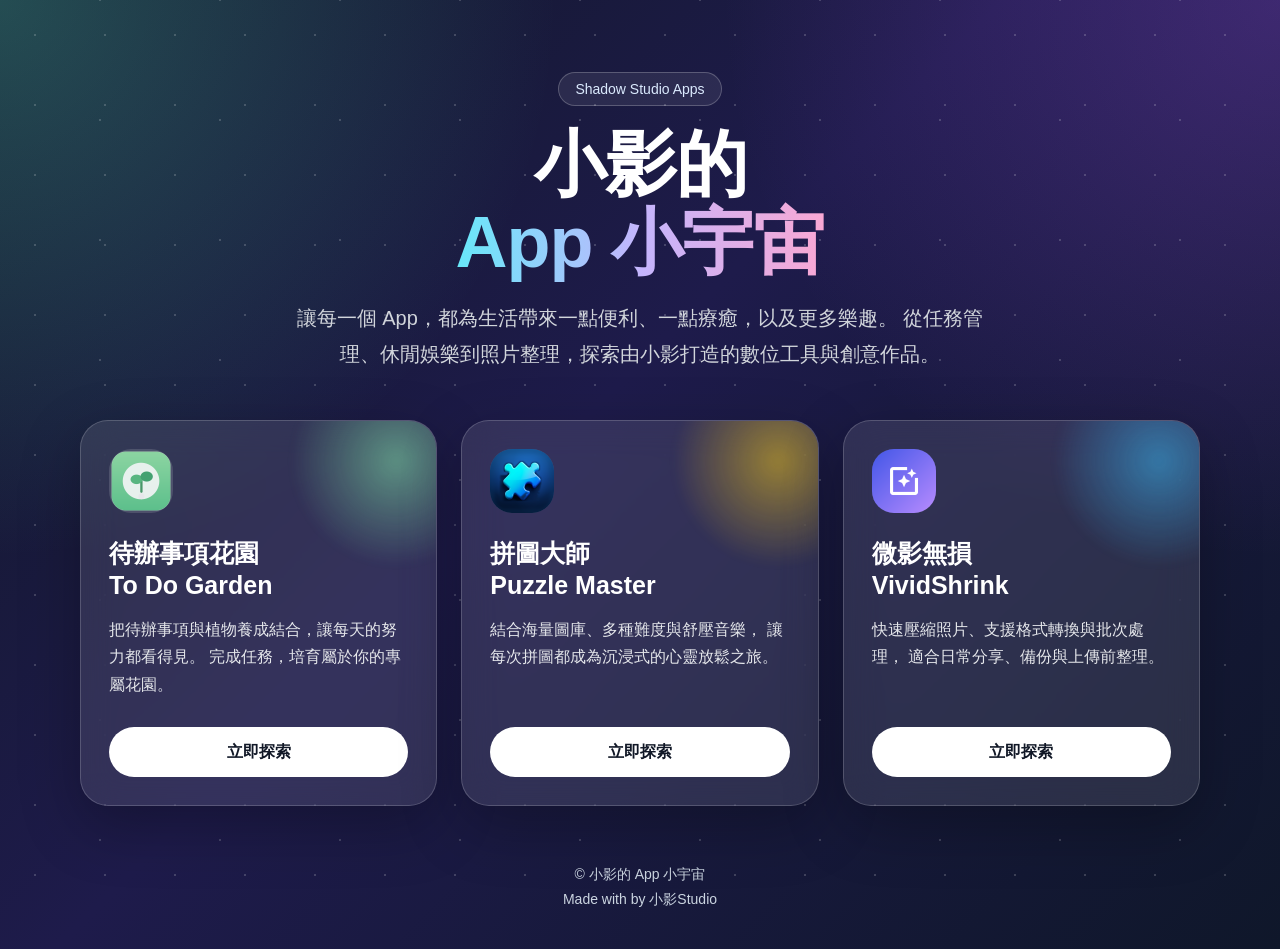
<file: index.html>
<!DOCTYPE html>
<html lang="zh-Hant">

<head>
  <meta charset="UTF-8" />
  <meta name="viewport" content="width=device-width, initial-scale=1.0" />
  <title>小影的 App 小宇宙</title>



  <style>
    * {
      margin: 0;
      padding: 0;
      box-sizing: border-box;
    }

    body {
      min-height: 100vh;
      font-family: -apple-system, BlinkMacSystemFont, "Segoe UI", "Noto Sans TC", sans-serif;
      color: #ffffff;
      background:
        radial-gradient(circle at top left, rgba(94, 234, 212, 0.25), transparent 35%),
        radial-gradient(circle at top right, rgba(168, 85, 247, 0.25), transparent 35%),
        linear-gradient(135deg, #111827 0%, #1e1b4b 45%, #0f172a 100%);
      overflow-x: hidden;
    }

    .stars {
      position: fixed;
      inset: 0;
      pointer-events: none;
      background-image:
        radial-gradient(#ffffff 1px, transparent 1px),
        radial-gradient(#ffffff 1px, transparent 1px);
      background-size: 70px 70px, 120px 120px;
      background-position: 0 0, 40px 60px;
      opacity: 0.18;
      animation: moveStars 18s linear infinite;
    }

    @keyframes moveStars {
      from {
        transform: translateY(0);
      }

      to {
        transform: translateY(-120px);
      }
    }

    .container {
      position: relative;
      z-index: 1;
      width: min(1120px, 92%);
      margin: 0 auto;
      padding: 72px 0 36px;
    }

    .hero {
      text-align: center;
      margin-bottom: 48px;
      animation: fadeUp 0.9s ease forwards;
    }

    .badge {
      display: inline-block;
      padding: 8px 16px;
      border: 1px solid rgba(255, 255, 255, 0.22);
      border-radius: 999px;
      background: rgba(255, 255, 255, 0.08);
      backdrop-filter: blur(14px);
      font-size: 14px;
      color: #dbeafe;
      margin-bottom: 20px;
    }

    h1 {
      font-size: clamp(38px, 7vw, 72px);
      line-height: 1.08;
      margin-bottom: 18px;
      letter-spacing: -1px;
    }

    .gradient-text {
      background: linear-gradient(90deg, #67e8f9, #c4b5fd, #f9a8d4);
      -webkit-background-clip: text;
      background-clip: text;
      color: transparent;
    }

    .hero p {
      max-width: 720px;
      margin: 0 auto;
      font-size: clamp(16px, 2.6vw, 20px);
      line-height: 1.8;
      color: #d1d5db;
    }

    .apps-grid {
      display: grid;
      grid-template-columns: repeat(3, 1fr);
      gap: 24px;
    }

    .app-card {
      position: relative;
      display: flex;
      flex-direction: column;
      min-height: 360px;
      padding: 28px;
      border-radius: 28px;
      background: rgba(255, 255, 255, 0.1);
      border: 1px solid rgba(255, 255, 255, 0.18);
      box-shadow: 0 20px 60px rgba(0, 0, 0, 0.28);
      backdrop-filter: blur(18px);
      overflow: hidden;
      transition: transform 0.35s ease, box-shadow 0.35s ease, border-color 0.35s ease;
      animation: fadeUp 0.9s ease forwards;
    }

    .app-card:nth-child(2) {
      animation-delay: 0.12s;
    }

    .app-card:nth-child(3) {
      animation-delay: 0.24s;
    }

    .app-card:hover {
      transform: translateY(-10px);
      box-shadow: 0 28px 80px rgba(0, 0, 0, 0.38);
      border-color: rgba(255, 255, 255, 0.34);
    }

    .app-card::before {
      content: "";
      position: absolute;
      width: 220px;
      height: 220px;
      right: -70px;
      top: -70px;
      border-radius: 50%;
      opacity: 0.5;
      filter: blur(4px);
    }

    .garden::before {
      background: radial-gradient(circle, #86efac, transparent 68%);
    }

    .puzzle::before {
      background: radial-gradient(circle, #facc15, transparent 68%);
    }

    .vivid::before {
      background: radial-gradient(circle, #38bdf8, transparent 68%);
    }

    .icon {
      width: 64px;
      height: 64px;
      display: grid;
      place-items: center;
      border-radius: 22px;
      background: rgba(255, 255, 255, 0.14);
      font-size: 34px;
      margin-bottom: 24px;
      position: relative;
      z-index: 1;
    }

    .icon img {
      width: 100%;
      height: 100%;
      object-fit: cover;
      border-radius: 22px;
    }

    .app-card h2 {
      font-size: 25px;
      line-height: 1.3;
      margin-bottom: 14px;
      position: relative;
      z-index: 1;
    }

    .app-card p {
      color: #e5e7eb;
      line-height: 1.8;
      font-size: 15.5px;
      margin-bottom: 28px;
      position: relative;
      z-index: 1;
    }

    .btn {
      margin-top: auto;
      display: flex;
      justify-content: center;
      align-items: center;
      height: 50px;
      border-radius: 999px;
      color: #111827;
      background: #ffffff;
      text-decoration: none;
      font-weight: 800;
      transition: transform 0.25s ease, opacity 0.25s ease;
      z-index: 1;
    }

    .btn:hover {
      transform: scale(1.035);
      opacity: 0.92;
    }

    footer {
      text-align: center;
      color: #cbd5e1;
      font-size: 14px;
      margin-top: 56px;
      line-height: 1.8;
    }

    @keyframes fadeUp {
      from {
        opacity: 0;
        transform: translateY(24px);
      }

      to {
        opacity: 1;
        transform: translateY(0);
      }
    }

    @media (max-width: 900px) {
      .apps-grid {
        grid-template-columns: 1fr;
      }

      .app-card {
        min-height: 310px;
      }
    }

    @media (max-width: 520px) {
      .container {
        padding-top: 48px;
      }

      .hero {
        margin-bottom: 32px;
      }

      .app-card {
        padding: 24px;
        border-radius: 24px;
      }
    }
  </style>
</head>

<body>
  <div class="stars"></div>

  <main class="container">
    <section class="hero">
      <div class="badge">Shadow Studio Apps</div>
      <h1>小影的<br><span class="gradient-text">App 小宇宙</span></h1>
      <p>
        讓每一個 App，都為生活帶來一點便利、一點療癒，以及更多樂趣。
        從任務管理、休閒娛樂到照片整理，探索由小影打造的數位工具與創意作品。
      </p>
    </section>

    <section class="apps-grid">
      <article class="app-card garden">
        <div class="icon"><img src="1.png" alt="To Do Garden"></div>
        <h2>待辦事項花園<br>To Do Garden</h2>
        <p>
          把待辦事項與植物養成結合，讓每天的努力都看得見。
          完成任務，培育屬於你的專屬花園。
        </p>
        <a class="btn" href="https://joe8man.github.io/todogarden.html">立即探索</a>
      </article>

      <article class="app-card puzzle">
        <div class="icon"><img src="2.png" alt="Puzzle Master"></div>
        <h2>拼圖大師<br>Puzzle Master</h2>
        <p>
          結合海量圖庫、多種難度與舒壓音樂，
          讓每次拼圖都成為沉浸式的心靈放鬆之旅。
        </p>
        <a class="btn" href="https://joe8man.github.io/puzzlemaster.html">立即探索</a>
      </article>

      <article class="app-card vivid">
        <div class="icon"><img src="3.png" alt="VividShrink"></div>
        <h2>微影無損<br>VividShrink</h2>
        <p>
          快速壓縮照片、支援格式轉換與批次處理，
          適合日常分享、備份與上傳前整理。
        </p>
        <a class="btn" href="https://joe8man.github.io/vividshrink.html">立即探索</a>
      </article>
    </section>

    <footer>
      © 小影的 App 小宇宙<br>
      Made with by 小影Studio
    </footer>
  </main>
</body>

</html>
</file>
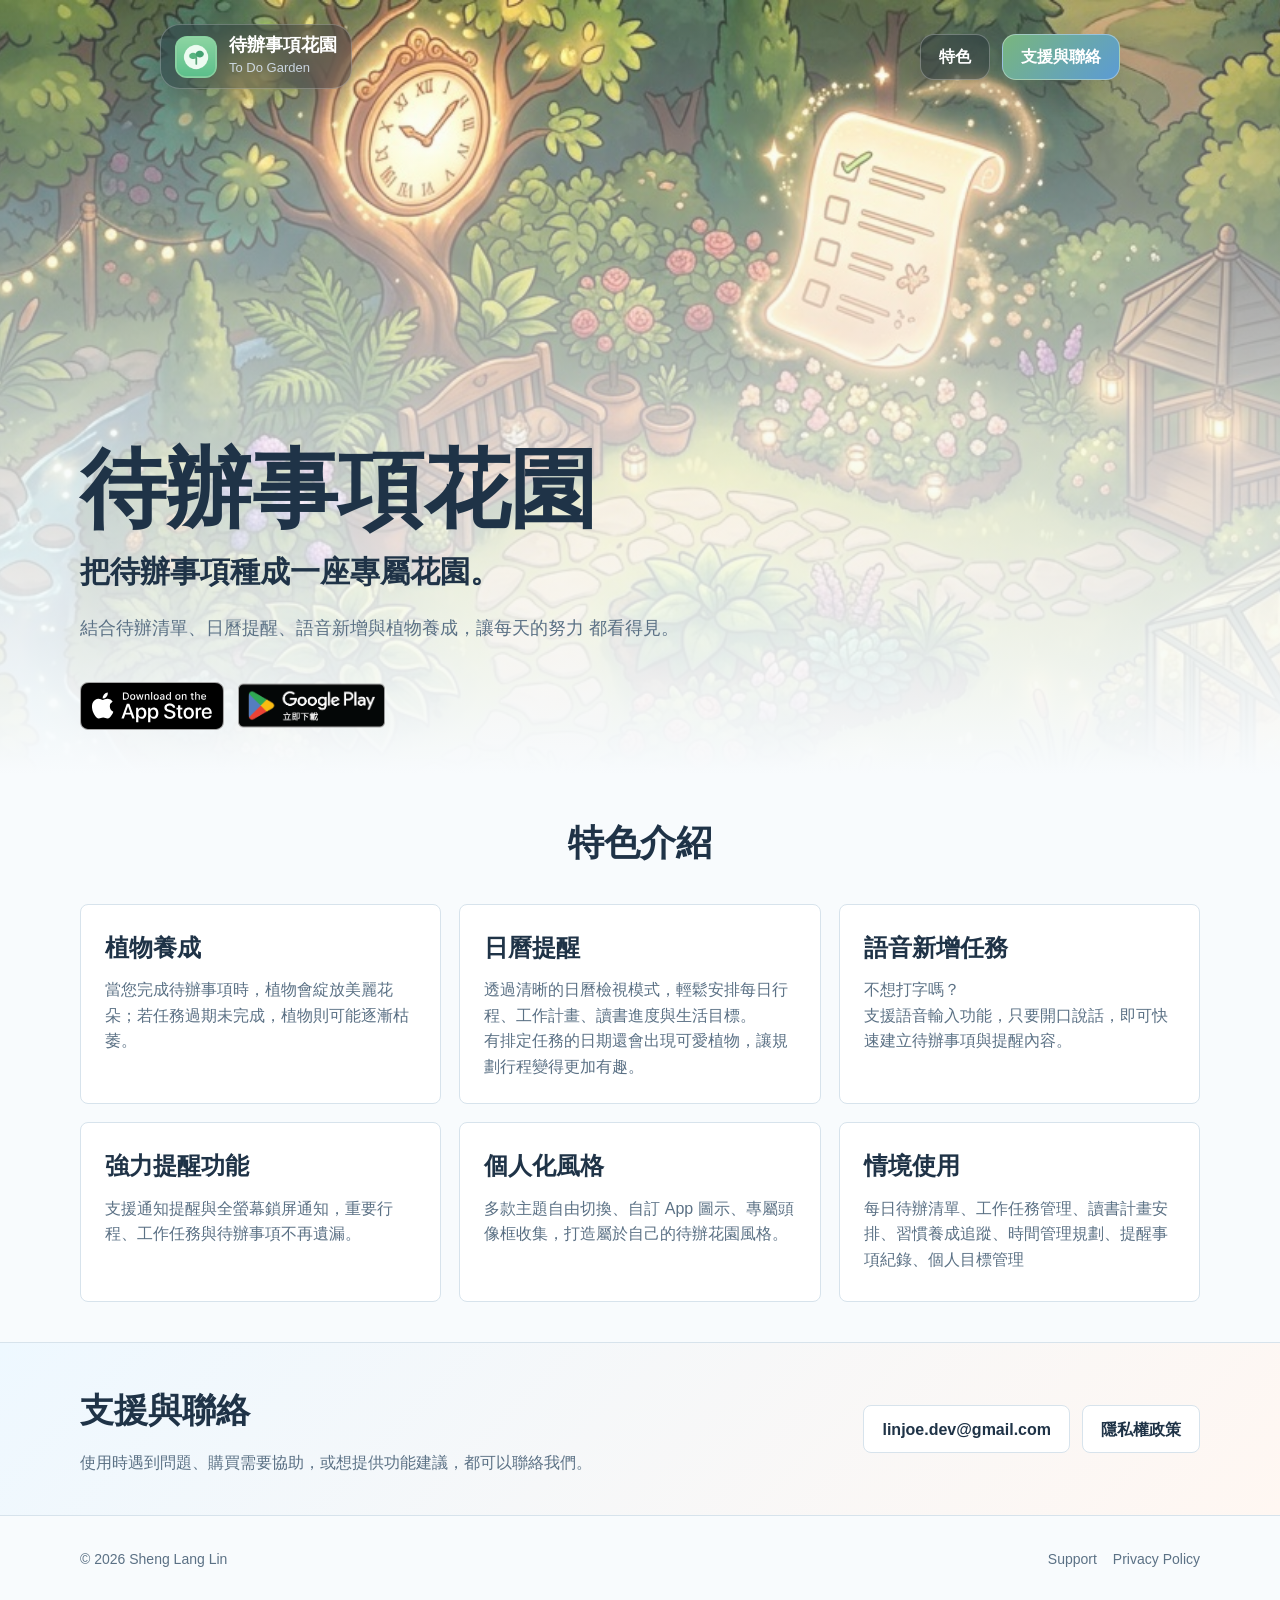
<file: todogarden.html>
<!doctype html>
<html lang="zh-Hant">
  <head>
    <meta charset="utf-8" />
    <meta name="viewport" content="width=device-width, initial-scale=1" />
    <title>待辦事項花園 | To Do Garden</title>



    <meta
      name="description"
      content="待辦事項花園是一款結合待辦清單、時間管理與植物養成的療癒系 App。"
    />
    <meta property="og:title" content="待辦事項花園 | To Do Garden" />
    <meta
      property="og:description"
      content="把待辦事項種成一座專屬花園。完成任務、培養習慣、安排生活，讓每天的努力都看得見。"
    />
    <meta property="og:image" content="assets/feature-graphic.png" />
    <link rel="icon" type="image/png" href="assets/app-icon.png" />
    <style>
      :root {
        color-scheme: light;
        --ink: #1f3347;
        --muted: #5b7185;
        --line: #d7e3ec;
        --surface: #ffffff;
        --soft: #eef8ff;
        --blue: #5b9bd5;
        --green: #79b67d;
        --coral: #e28b7b;
        --shadow: 0 18px 50px rgba(35, 62, 86, 0.16);
      }

      * {
        box-sizing: border-box;
      }

      body {
        margin: 0;
        font-family: -apple-system, BlinkMacSystemFont, "Noto Sans TC",
          "Segoe UI", sans-serif;
        color: var(--ink);
        background: #f8fbfd;
        line-height: 1.6;
      }

      a {
        color: inherit;
      }

      .nav {
        position: absolute;
        z-index: 10;
        top: 24px;
        left: 50%;
        width: min(960px, calc(100% - 40px));
        transform: translateX(-50%);
        display: flex;
        align-items: center;
        justify-content: space-between;
        gap: 20px;
      }

      .brand {
        display: inline-flex;
        align-items: center;
        gap: 12px;
        padding: 10px 14px;
        border: 1px solid rgba(255, 255, 255, 0.24);
        border-radius: 20px;
        background: rgba(11, 18, 40, 0.34);
        color: #fff;
        text-decoration: none;
        backdrop-filter: blur(16px);
        box-shadow: 0 16px 42px rgba(0, 0, 0, 0.16);
        transition: transform 0.2s ease;
      }

      .brand:hover {
        transform: scale(1.02);
      }

      .brand img {
        width: 42px;
        height: 42px;
        border-radius: 12px;
        display: block;
      }

      .brand strong {
        display: block;
        font-size: 18px;
        letter-spacing: 0;
        line-height: 1.15;
        font-weight: 800;
      }

      .brand span {
        display: block;
        margin-top: 2px;
        font-size: 13px;
        color: rgba(226, 238, 255, 0.82);
      }

      .nav-links {
        display: flex;
        align-items: center;
        gap: 12px;
      }

      .nav-link,
      .nav-button {
        display: inline-flex;
        align-items: center;
        justify-content: center;
        min-height: 46px;
        padding: 0 18px;
        border: 1px solid rgba(255, 255, 255, 0.28);
        border-radius: 14px;
        background: rgba(11, 18, 40, 0.34);
        color: #fff;
        font-weight: 800;
        text-decoration: none;
        backdrop-filter: blur(16px);
        box-shadow: 0 14px 34px rgba(0, 0, 0, 0.14);
        transition: transform 0.2s ease, opacity 0.2s ease;
      }

      .nav-link:hover, .nav-button:hover {
        transform: scale(1.05);
      }

      .nav-button {
        background: linear-gradient(135deg, var(--green), var(--blue));
        border-color: rgba(255, 255, 255, 0.36);
      }

      .hero {
        min-height: 86vh;
        display: grid;
        align-items: end;
        background:
          linear-gradient(
            180deg,
            rgba(248, 251, 253, 0.18) 0%,
            rgba(248, 251, 253, 0.72) 54%,
            #f8fbfd 100%
          ),
          url("assets/feature-graphic.png") center top / cover no-repeat;
      }

      .hero-inner,
      .section-inner {
        width: min(1120px, calc(100% - 40px));
        margin: 0 auto;
      }

      .hero-copy {
        max-width: 680px;
        padding: 120px 0 0px;
      }

      .app-mark {
        width: 96px;
        height: 96px;
        border-radius: 22px;
        box-shadow: var(--shadow);
      }

      h1 {
        margin: 28px 0 14px;
        font-size: clamp(44px, 8vw, 86px);
        line-height: 1.02;
        letter-spacing: 0;
      }

      .tagline {
        margin: 0;
        max-width: 620px;
        color: var(--ink);
        font-size: clamp(20px, 3vw, 30px);
        font-weight: 700;
      }

      .subcopy {
        margin: 18px 0 0;
        color: var(--muted);
        font-size: 18px;
        max-width: 620px;
      }

      .download-row {
        display: flex;
        flex-wrap: wrap;
        align-items: center;
        gap: 14px;
        margin-top: 34px;
      }

      .store-badge {
        display: inline-flex;
        align-items: center;
        line-height: 0;
        text-decoration: none;
      }

      .store-badge img {
        display: block;
        height: 48px;
        width: auto;
      }

      .google-play-badge img {
        height: 57px;
      }

      section {
        padding: 40px 0;
      }

      .features {
        display: flex;
        flex-wrap: wrap;
        justify-content: center;
        gap: 18px;
      }

      .feature {
        flex: 1 1 calc(33.333% - 18px);
        min-width: 320px;
        min-height: 180px;
        padding: 24px;
        border: 1px solid var(--line);
        border-radius: 8px;
        background: var(--surface);
      }

      .feature h2 {
        margin: 0 0 10px;
        font-size: 24px;
      }

      .feature p {
        margin: 0;
        color: var(--muted);
      }

      .section-header {
        margin-bottom: 32px;
        text-align: center;
      }

      .section-header h2 {
        margin: 0;
        font-size: clamp(28px, 4vw, 36px);
        color: var(--ink);
      }



      .support-band {
        background: linear-gradient(135deg, var(--soft), #fff7f2);
        border-top: 1px solid var(--line);
        border-bottom: 1px solid var(--line);
      }

      .support-grid {
        display: grid;
        grid-template-columns: 1.2fr 0.8fr;
        gap: 32px;
        align-items: center;
      }

      .support-grid h2 {
        margin: 0 0 12px;
        font-size: 34px;
      }

      .support-grid p {
        margin: 0;
        color: var(--muted);
      }

      .support-actions {
        display: flex;
        flex-wrap: wrap;
        justify-content: flex-end;
        gap: 12px;
      }

      .link-button {
        display: inline-flex;
        min-height: 48px;
        align-items: center;
        justify-content: center;
        padding: 10px 18px;
        border: 1px solid var(--line);
        border-radius: 8px;
        background: white;
        color: var(--ink);
        font-weight: 700;
        text-decoration: none;
      }

      footer {
        padding: 32px 0 44px;
        color: var(--muted);
        font-size: 14px;
      }

      .footer-row {
        display: flex;
        flex-wrap: wrap;
        justify-content: space-between;
        gap: 16px;
      }

      .footer-links {
        display: flex;
        flex-wrap: wrap;
        gap: 16px;
      }

      .footer-links a {
        text-decoration: none;
      }

      @media (max-width: 860px) {
        .nav {
          align-items: flex-start;
        }
        .nav-links {
          flex-direction: column;
          align-items: stretch;
        }
        .nav-link,
        .nav-button {
          min-height: 42px;
          padding: 0 14px;
          font-size: 14px;
        }
      }

      @media (max-width: 760px) {
        .nav {
          width: calc(100% - 28px);
          top: 14px;
          gap: 10px;
        }
        .brand {
          padding: 8px 10px;
        }
        .brand img {
          width: 36px;
          height: 36px;
        }
        .brand strong {
          font-size: 16px;
        }
        .brand span {
          display: none;
        }
        .nav-link {
          display: none;
        }

        .hero {
          min-height: 70vh;
        }

        .hero-inner,
        .section-inner {
          width: min(100% - 28px, 1120px);
        }

        .hero-copy {
          padding: 92px 0 0px;
        }

        .download-row {
          width: 100%;
        }

        .features {
          flex-direction: column;
        }
        .support-grid {
          grid-template-columns: 1fr;
        }

        .support-actions {
          justify-content: flex-start;
        }
      }
    </style>
  </head>
  <body>
    <main>
      <section class="hero">
        <nav class="nav">
          <a class="brand" href="#">
            <img src="assets/app-icon.png" alt="待辦事項花園 Logo">
            <div>
              <strong>待辦事項花園</strong>
              <span>To Do Garden</span>
            </div>
          </a>
          <div class="nav-links">
            <a class="nav-link" href="#features">特色</a>
            <a class="nav-button" href="#support">支援與聯絡</a>
          </div>
        </nav>
        <div class="hero-inner">
          <div class="hero-copy">
            <h1>待辦事項花園</h1>
            <p class="tagline">把待辦事項種成一座專屬花園。</p>
            <p class="subcopy">
              結合待辦清單、日曆提醒、語音新增與植物養成，讓每天的努力
              都看得見。
            </p>
            <div class="download-row" aria-label="下載待辦事項花園">
              <a
                class="store-badge"
                href="https://apps.apple.com/app/id6780426568"
                target="_blank"
                rel="noopener"
                aria-label="Download on the App Store"
              >
                <img
                  src="assets/app-store-badge.svg"
                  alt="Download on the App Store"
                />
              </a>
              <a
                class="store-badge google-play-badge"
                href="https://play.google.com/store/apps/details?id=com.time_to_do_garden"
                target="_blank"
                rel="noopener"
                aria-label="Get it on Google Play"
              >
                <img
                  src="assets/google-play-badge.png"
                  alt="Google Play 立即下載"
                />
              </a>
            </div>
          </div>
        </div>
      </section>

      <section id="features">
        <div class="section-inner">
          <div class="section-header">
            <h2>特色介紹</h2>
          </div>
          <div class="features">
            <article class="feature">
              <h2>植物養成</h2>
              <p>當您完成待辦事項時，植物會綻放美麗花朵；若任務過期未完成，植物則可能逐漸枯萎。</p>
            </article>
            <article class="feature">
              <h2>日曆提醒</h2>
              <p>透過清晰的日曆檢視模式，輕鬆安排每日行程、工作計畫、讀書進度與生活目標。<br>有排定任務的日期還會出現可愛植物，讓規劃行程變得更加有趣。</p>
            </article>
            <article class="feature">
              <h2>語音新增任務</h2>
              <p>不想打字嗎？<br>支援語音輸入功能，只要開口說話，即可快速建立待辦事項與提醒內容。</p>
            </article>
            <article class="feature">
              <h2>強力提醒功能</h2>
              <p>支援通知提醒與全螢幕鎖屏通知，重要行程、工作任務與待辦事項不再遺漏。</p>
            </article>
            <article class="feature">
              <h2>個人化風格</h2>
              <p>多款主題自由切換、自訂 App 圖示、專屬頭像框收集，打造屬於自己的待辦花園風格。</p>
            </article>
            <article class="feature">
              <h2>情境使用</h2>
              <p>每日待辦清單、工作任務管理、讀書計畫安排、習慣養成追蹤、時間管理規劃、提醒事項紀錄、個人目標管理</p>
            </article>
          </div>
        </div>
      </section>

      <section class="support-band" id="support">
        <div class="section-inner support-grid">
          <div>
            <h2>支援與聯絡</h2>
            <p>
              使用時遇到問題、購買需要協助，或想提供功能建議，都可以聯絡我們。
            </p>
          </div>
          <div class="support-actions">
            <a class="link-button" href="mailto:linjoe.dev@gmail.com">
              linjoe.dev@gmail.com
            </a>
            <a class="link-button" href="https://sites.google.com/view/to-do-garden">隱私權政策</a>
          </div>
        </div>
      </section>
    </main>

    <footer>
      <div class="section-inner footer-row">
        <span>© 2026 Sheng Lang Lin</span>
        <nav class="footer-links" aria-label="頁尾連結">
          <a href="#support">Support</a>
          <a href="https://sites.google.com/view/to-do-garden">Privacy Policy</a>
        </nav>
      </div>
    </footer>
  </body>
</html>
</file>
